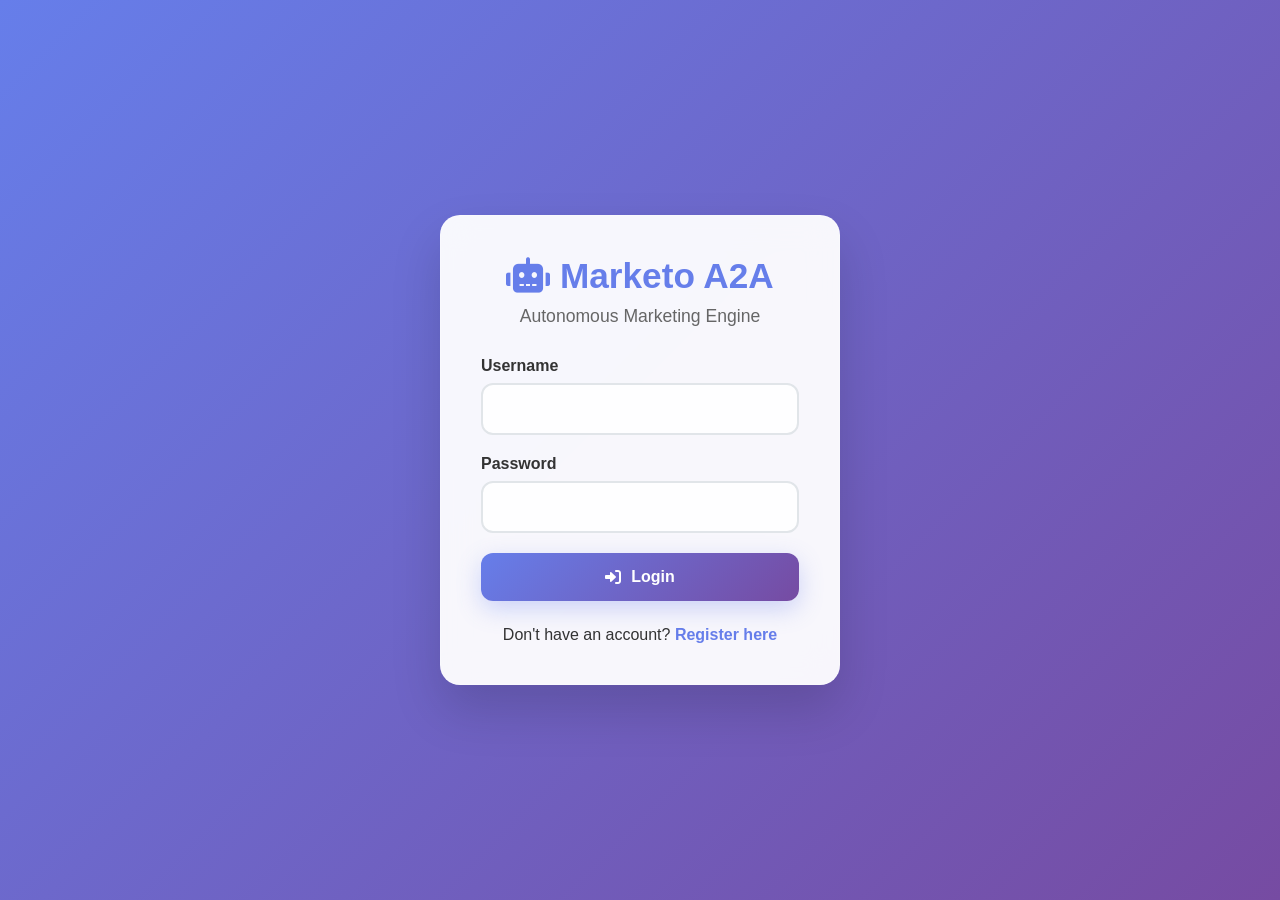
<file: a2amarketo/frontend/chat.html>
<!DOCTYPE html>
<html lang="en">
<head>
    <meta charset="UTF-8">
    <meta name="viewport" content="width=device-width, initial-scale=1.0">
    <title>Agent Chat - Marketo A2A</title>
    <link rel="stylesheet" href="style.css">
    <link href="https://cdnjs.cloudflare.com/ajax/libs/font-awesome/6.0.0/css/all.min.css" rel="stylesheet">
    <!-- marked.js is no longer needed - agent returns HTML directly -->
</head>
<body class="chat-body">
    <!-- Header -->
    <header class="chat-header">
        <div class="header-content">
            <div class="header-left">
                <a href="dashboard.html" class="back-btn">
                    <i class="fas fa-arrow-left"></i>
                </a>
                <div class="chat-title">
                    <h1><i class="fas fa-robot"></i> Agent Chat</h1>
                    <span class="status-indicator" id="status-indicator">
                        <i class="fas fa-circle"></i> Connected
                    </span>
                </div>
            </div>
            <div class="header-actions">
                <div class="user-info">
                    <div class="user-avatar">
                        <i class="fas fa-user-circle"></i>
                    </div>
                    <div class="user-details">
                        <div id="user-name" class="user-name">Loading...</div>
                        <!-- 🆕 Add this line -->
                        <div id="user-role" class="user-role"></div>
                    </div>
                    <button id="logout-btn" class="btn-icon" title="Logout">
                        <i class="fas fa-sign-out-alt"></i>
                    </button>
                </div>
            </div>
        </div>
    </header>

    <!-- Main Chat Area -->
    <main class="chat-main">
        <div class="chat-container">
            <div id="chat-messages" class="chat-messages">
                <div class="message system welcome">
                    <div class="message-content">
                        <div class="message-avatar">
                            <i class="fas fa-robot"></i>
                        </div>
                        <div class="message-text">
                            <h4>Welcome to Marketo A2A!</h4>
                            <p>I'm your autonomous marketing assistant. I can help you with:</p>
                            <ul>
                                <li>📊 Campaign performance analysis</li>
                                <li>👥 Lead management and scoring</li>
                                <li>📈 Marketing automation insights</li>
                                <li>🔍 Web search for marketing trends</li>
                                <li>📋 Report generation</li>
                            </ul>
                            <p>What would you like to know about your Marketo campaigns?</p>
                        </div>
                    </div>
                </div>
            </div>
            
            <div class="chat-input-container">
                <!-- File upload indicator (shows when file is uploaded) -->
                <div id="file-upload-indicator" class="file-upload-indicator" style="display: none;">
                    <span id="file-name"></span>
                    <button type="button" onclick="clearUploadedFile()" class="clear-file-btn">✕</button>
                </div>
                
                <form id="chat-form" class="chat-form">
                    <div class="input-group">
                        <!-- Hidden file input -->
                        <input type="file" id="file-input" accept=".csv,.tsv,.txt" style="display:none" onchange="handleFileUpload(this)">
                        
                        <!-- File attach button -->
                        <button type="button" onclick="document.getElementById('file-input').click()" class="attach-file-btn" title="Attach CSV/TSV file">
                            <i class="fas fa-paperclip"></i>
                        </button>
                        
                        <!-- Text input -->
                        <input type="text" id="chat-input" placeholder="Ask about campaigns, leads, or marketing automation..." required>
                        
                        <!-- Send button -->
                        <button type="submit" class="btn btn-primary send-btn">
                            <i class="fas fa-paper-plane"></i>
                        </button>
                    </div>
                    <div class="input-suggestions">
                        <span class="suggestion-label">Quick suggestions:</span>
                        <button type="button" class="suggestion-btn" data-query="Show me recent campaigns">Recent campaigns</button>
                        <button type="button" class="suggestion-btn" data-query="What leads are in my database?">Lead database</button>
                        <button type="button" class="suggestion-btn" data-query="Generate a performance report">Performance report</button>
                    </div>
                </form>
            </div>
        </div>
    </main>

    <!-- Sidebar for additional info -->
    <aside class="chat-sidebar">
        <div class="sidebar-content">
            <div class="session-info">
                <h3>Session Info</h3>
                <p><strong>Session ID:</strong> <span id="session-id">-</span></p>
                <p><strong>Messages:</strong> <span id="message-count">0</span></p>
                <p><strong>Started:</strong> <span id="session-time">-</span></p>
            </div>
            
            <div class="agent-status">
                <h3>Agent Status</h3>
                <div id="agent-status-list">
                    <!-- Agent status will be loaded here -->
                </div>
            </div>
            
            <div class="quick-actions">
                <h3>Quick Actions</h3>
                <button id="clear-chat" class="btn btn-outline btn-small">
                    <i class="fas fa-trash"></i> Clear Chat
                </button>
                <button id="export-chat" class="btn btn-outline btn-small">
                    <i class="fas fa-download"></i> Export
                </button>
            </div>
        </div>
    </aside>

    <!-- Notification Container -->
    <div id="notifications" class="notifications"></div>

    <script src="chat.js"></script>
</body>
</html>
</file>
<file: a2amarketo/frontend/style.css>
/* Reset and Base Styles */
* {
    margin: 0;
    padding: 0;
    box-sizing: border-box;
}

body {
    font-family: 'Segoe UI', Tahoma, Geneva, Verdana, sans-serif;
    color: #333;
    overflow-x: hidden;
    min-height: 100vh;
}

/* Common Background Styles */
.auth-body {
    background: linear-gradient(135deg, #667eea 0%, #764ba2 100%);
}

.dashboard-body {
    background: linear-gradient(135deg, #667eea 0%, #764ba2 100%);
}

.chat-body {
    background: linear-gradient(135deg, #667eea 0%, #764ba2 100%);
}

/* Auth Pages Styles */
.auth-screen {
    display: none;
    min-height: 100vh;
    align-items: center;
    justify-content: center;
    padding: 20px;
}

.auth-screen.active {
    display: flex;
}

.auth-container {
    width: 100%;
    max-width: 400px;
}

.auth-card {
    background: rgba(255, 255, 255, 0.95);
    backdrop-filter: blur(15px);
    border-radius: 20px;
    padding: 40px;
    box-shadow: 0 25px 50px rgba(0, 0, 0, 0.15);
    border: 1px solid rgba(255, 255, 255, 0.2);
    animation: slideUp 0.6s ease-out;
}

@keyframes slideUp {
    from {
        opacity: 0;
        transform: translateY(30px);
    }
    to {
        opacity: 1;
        transform: translateY(0);
    }
}

.auth-header {
    text-align: center;
    margin-bottom: 30px;
}

.auth-header h1 {
    font-size: 2.2rem;
    color: #667eea;
    margin-bottom: 10px;
    font-weight: 700;
}

.auth-header p {
    color: #666;
    font-size: 1.1rem;
}

.auth-form {
    margin-bottom: 20px;
}

.form-group {
    margin-bottom: 20px;
}

.form-group label {
    display: block;
    margin-bottom: 8px;
    font-weight: 600;
    color: #333;
}

.form-group input {
    width: 100%;
    padding: 15px 20px;
    border: 2px solid #e1e5e9;
    border-radius: 12px;
    font-size: 1rem;
    transition: all 0.3s ease;
    background: rgba(255, 255, 255, 0.9);
}

.form-group input:focus {
    outline: none;
    border-color: #667eea;
    box-shadow: 0 0 0 4px rgba(102, 126, 234, 0.1);
    transform: translateY(-1px);
}

.form-group select {
    width: 100%;
    padding: 0.75rem;
    border: 1px solid #ddd;
    border-radius: 5px;
    font-size: 1rem;
    transition: border-color 0.3s;
}

.form-group select:focus {
    outline: none;
    border-color: #2196F3;
}

.auth-footer {
    text-align: center;
    margin-top: 25px;
}

.auth-footer a {
    color: #667eea;
    text-decoration: none;
    font-weight: 600;
    transition: color 0.3s ease;
}

.auth-footer a:hover {
    color: #764ba2;
}

/* Buttons */
.btn {
    display: inline-flex;
    align-items: center;
    gap: 10px;
    padding: 15px 25px;
    border: none;
    border-radius: 12px;
    font-size: 1rem;
    font-weight: 600;
    cursor: pointer;
    transition: all 0.3s ease;
    text-decoration: none;
    justify-content: center;
    position: relative;
    overflow: hidden;
}

.btn::before {
    content: '';
    position: absolute;
    top: 0;
    left: -100%;
    width: 100%;
    height: 100%;
    background: linear-gradient(90deg, transparent, rgba(255, 255, 255, 0.2), transparent);
    transition: left 0.5s;
}

.btn:hover::before {
    left: 100%;
}

.btn-primary {
    background: linear-gradient(135deg, #667eea 0%, #764ba2 100%);
    color: white;
    width: 100%;
    box-shadow: 0 8px 25px rgba(102, 126, 234, 0.3);
}

.btn-primary:hover {
    transform: translateY(-2px);
    box-shadow: 0 12px 35px rgba(102, 126, 234, 0.4);
}

.btn-outline {
    background: transparent;
    color: white;
    border: 2px solid rgba(255, 255, 255, 0.3);
}

.btn-outline:hover {
    background: rgba(255, 255, 255, 0.1);
    border-color: rgba(255, 255, 255, 0.5);
}

.btn-small {
    padding: 10px 15px;
    font-size: 0.9rem;
}

/* Dashboard Styles */
.dashboard-header {
    background: rgba(255, 255, 255, 0.1);
    backdrop-filter: blur(15px);
    border-bottom: 1px solid rgba(255, 255, 255, 0.2);
    padding: 0 20px;
}

.header-content {
    display: flex;
    justify-content: space-between;
    align-items: center;
    height: 80px;
    max-width: 1400px;
    margin: 0 auto;
}

.logo h1 {
    color: white;
    font-size: 1.8rem;
    font-weight: 700;
}

.user-info {
    display: flex;
    align-items: center;
    gap: 20px;
}

.user-info span {
    color: white;
    font-weight: 600;
    font-size: 1.1rem;
}

.dashboard-main {
    padding: 40px 20px;
    max-width: 1400px;
    margin: 0 auto;
}

.dashboard-container {
    background: rgba(255, 255, 255, 0.95);
    backdrop-filter: blur(15px);
    border-radius: 20px;
    padding: 40px;
    box-shadow: 0 25px 50px rgba(0, 0, 0, 0.1);
    border: 1px solid rgba(255, 255, 255, 0.2);
}

.welcome-section {
    text-align: center;
    margin-bottom: 50px;
}

.welcome-section h2 {
    font-size: 2.5rem;
    color: #333;
    margin-bottom: 15px;
    font-weight: 700;
}

.welcome-section p {
    font-size: 1.2rem;
    color: #666;
    max-width: 600px;
    margin: 0 auto;
}

.options-grid {
    display: grid;
    grid-template-columns: repeat(auto-fit, minmax(350px, 1fr));
    gap: 30px;
    margin-top: 40px;
}

.option-card {
    background: white;
    border: 1px solid #e1e5e9;
    border-radius: 15px;
    padding: 30px;
    transition: all 0.3s ease;
    cursor: pointer;
    position: relative;
    overflow: hidden;
}

.option-card::before {
    content: '';
    position: absolute;
    top: 0;
    left: 0;
    right: 0;
    height: 4px;
    background: linear-gradient(135deg, #667eea 0%, #764ba2 100%);
    transform: scaleX(0);
    transition: transform 0.3s ease;
}

.option-card:hover::before {
    transform: scaleX(1);
}

.option-card:hover {
    transform: translateY(-5px);
    box-shadow: 0 20px 40px rgba(102, 126, 234, 0.15);
    border-color: #667eea;
}

.option-icon {
    width: 60px;
    height: 60px;
    background: linear-gradient(135deg, #667eea 0%, #764ba2 100%);
    border-radius: 15px;
    display: flex;
    align-items: center;
    justify-content: center;
    margin-bottom: 20px;
    color: white;
    font-size: 1.5rem;
}

.option-content h3 {
    font-size: 1.5rem;
    color: #333;
    margin-bottom: 12px;
    font-weight: 600;
}

.option-content p {
    color: #666;
    margin-bottom: 20px;
    line-height: 1.6;
}

.option-features {
    display: flex;
    gap: 10px;
    margin-bottom: 25px;
}

.feature-tag {
    background: rgba(102, 126, 234, 0.1);
    color: #667eea;
    padding: 5px 12px;
    border-radius: 20px;
    font-size: 0.8rem;
    font-weight: 600;
}

.option-action {
    text-align: center;
}

.option-action .btn {
    width: 100%;
}

/* Chat Styles */
.chat-header {
    background: rgba(255, 255, 255, 0.1);
    backdrop-filter: blur(15px);
    border-bottom: 1px solid rgba(255, 255, 255, 0.2);
    padding: 0 20px;
}

.header-left {
    display: flex;
    align-items: center;
    gap: 20px;
}

.back-btn {
    color: white;
    font-size: 1.2rem;
    text-decoration: none;
    padding: 10px;
    border-radius: 10px;
    transition: all 0.3s ease;
}

.back-btn:hover {
    background: rgba(255, 255, 255, 0.1);
}

.chat-title h1 {
    color: white;
    font-size: 1.5rem;
    font-weight: 700;
}

.status-indicator {
    display: flex;
    align-items: center;
    gap: 8px;
    color: rgba(255, 255, 255, 0.8);
    font-size: 0.9rem;
}

.status-indicator i {
    color: #4ade80;
}

.chat-main {
    display: flex;
    height: calc(100vh - 80px);
}

.chat-container {
    flex: 1;
    display: flex;
    flex-direction: column;
    background: rgba(255, 255, 255, 0.95);
    backdrop-filter: blur(15px);
    margin: 20px 20px 20px 20px;
    border-radius: 20px;
    box-shadow: 0 25px 50px rgba(0, 0, 0, 0.1);
    border: 1px solid rgba(255, 255, 255, 0.2);
    overflow: hidden;
}

.chat-messages {
    flex: 1;
    padding: 30px;
    overflow-y: auto;
    display: flex;
    flex-direction: column;
    gap: 20px;
}

.message {
    display: flex;
    margin-bottom: 20px;
}

.message.user {
    justify-content: flex-end;
}

.message-content {
    max-width: 75%;
    display: flex;
    gap: 15px;
    align-items: flex-start;
}

.message.user .message-content {
    flex-direction: row-reverse;
}

.message-avatar {
    width: 40px;
    height: 40px;
    border-radius: 50%;
    display: flex;
    align-items: center;
    justify-content: center;
    flex-shrink: 0;
    color: white;
    font-size: 1.1rem;
}

.message.user .message-avatar {
    background: linear-gradient(135deg, #667eea 0%, #764ba2 100%);
}

.message.system .message-avatar {
    background: linear-gradient(135deg, #10b981 0%, #059669 100%);
}

.message-text {
    background: white;
    padding: 20px;
    border-radius: 15px;
    box-shadow: 0 5px 15px rgba(0, 0, 0, 0.1);
    border: 1px solid #e1e5e9;
}

.message.user .message-text {
    background: linear-gradient(135deg, #667eea 0%, #764ba2 100%);
    color: white;
}

.message.welcome .message-text {
    background: linear-gradient(135deg, #f0f9ff 0%, #e0f2fe 100%);
    border: 1px solid #0ea5e9;
}

.message.welcome .message-text h4 {
    color: #0369a1;
    margin-bottom: 10px;
}

.message.welcome .message-text ul {
    margin: 10px 0;
    padding-left: 20px;
}

.message.welcome .message-text li {
    margin: 5px 0;
    color: #0369a1;
}

.chat-input-container {
    padding: 25px 30px;
    border-top: 1px solid #e1e5e9;
    background: rgba(248, 249, 250, 0.8);
}

.chat-form {
    display: flex;
    flex-direction: column;
    gap: 15px;
}

.input-group {
    display: flex;
    background: white;
    border-radius: 25px;
    border: 2px solid #e1e5e9;
    overflow: hidden;
    transition: border-color 0.3s ease;
}

.input-group:focus-within {
    border-color: #667eea;
    box-shadow: 0 0 0 4px rgba(102, 126, 234, 0.1);
}

.input-group input {
    flex: 1;
    padding: 18px 25px;
    border: none;
    outline: none;
    font-size: 1rem;
    background: transparent;
}

.send-btn {
    padding: 18px 25px;
    border-radius: 0;
    border-top-left-radius: 0;
    border-bottom-left-radius: 0;
    width: auto;
}

.input-suggestions {
    display: flex;
    align-items: center;
    gap: 10px;
    flex-wrap: wrap;
}

.suggestion-label {
    color: #666;
    font-size: 0.9rem;
    font-weight: 600;
}

.suggestion-btn {
    background: rgba(102, 126, 234, 0.1);
    color: #667eea;
    border: 1px solid rgba(102, 126, 234, 0.2);
    padding: 8px 15px;
    border-radius: 20px;
    font-size: 0.8rem;
    cursor: pointer;
    transition: all 0.3s ease;
}

.suggestion-btn:hover {
    background: rgba(102, 126, 234, 0.2);
    transform: translateY(-1px);
}

/* Chat Sidebar */
.chat-sidebar {
    width: 300px;
    background: rgba(255, 255, 255, 0.95);
    backdrop-filter: blur(15px);
    margin: 20px 20px 20px 0;
    border-radius: 20px;
    box-shadow: 0 25px 50px rgba(0, 0, 0, 0.1);
    border: 1px solid rgba(255, 255, 255, 0.2);
    padding: 25px;
    overflow-y: auto;
}

.sidebar-content > div {
    margin-bottom: 30px;
    padding-bottom: 25px;
    border-bottom: 1px solid #e1e5e9;
}

.sidebar-content > div:last-child {
    border-bottom: none;
    margin-bottom: 0;
}

.sidebar-content h3 {
    color: #333;
    font-size: 1.2rem;
    margin-bottom: 15px;
    font-weight: 600;
}

.sidebar-content p {
    color: #666;
    margin: 8px 0;
    font-size: 0.9rem;
}

.sidebar-content strong {
    color: #333;
}

.quick-actions {
    display: flex;
    flex-direction: column;
    gap: 10px;
}

/* Notifications */
.notifications {
    position: fixed;
    top: 20px;
    right: 20px;
    z-index: 1000;
}

.notification {
    background: white;
    border-radius: 12px;
    padding: 18px 25px;
    margin-bottom: 15px;
    box-shadow: 0 10px 25px rgba(0, 0, 0, 0.1);
    border-left: 4px solid #667eea;
    animation: slideInRight 0.4s ease;
    max-width: 350px;
}

.notification.error {
    border-left-color: #ef4444;
}

.notification.success {
    border-left-color: #10b981;
}

@keyframes slideInRight {
    from {
        transform: translateX(100%);
        opacity: 0;
    }
    to {
        transform: translateX(0);
        opacity: 1;
    }
}

/* Permission Denied Styling - Make it prominent in chat */
.message.permission-denied {
    background: linear-gradient(135deg, #fff5f5 0%, #ffe5e5 100%);
    border: 2px solid #dc3545;
    border-left: 5px solid #dc3545;
    padding: 1.5rem;
    margin: 1rem 0;
    border-radius: 12px;
    box-shadow: 0 4px 12px rgba(220, 53, 69, 0.2);
    animation: slideIn 0.3s ease-out;
}

@keyframes slideIn {
    from {
        opacity: 0;
        transform: translateY(-10px);
    }
    to {
        opacity: 1;
        transform: translateY(0);
    }
}

.message.permission-denied .message-avatar {
    color: #dc3545;
    font-size: 1.5em;
}

.message.permission-denied .message-text {
    color: #721c24;
    font-size: 1em;
    line-height: 1.6;
}

.message.permission-denied .message-text strong {
    color: #dc3545;
    font-size: 1.15em;
    display: block;
    margin-bottom: 0.5rem;
}

.message.permission-denied .message-text em {
    display: block;
    margin-top: 0.5rem;
    color: #856404;
    font-size: 0.9em;
}

.message.permission-denied .message-text em strong {
    display: inline;
    font-size: 1em;
    text-transform: uppercase;
}

/* User Role Badge */
.user-role-badge {
    display: inline-block;
    padding: 0.25rem 0.75rem;
    border-radius: 12px;
    font-size: 0.85em;
    font-weight: 600;
    margin-left: 0.5rem;
}

.role-admin {
    background: linear-gradient(135deg, #667eea 0%, #764ba2 100%);
    color: white;
}

.role-analyst {
    background: linear-gradient(135deg, #f093fb 0%, #f5576c 100%);
    color: white;
}

/* Enhanced notification for errors */
.notification.error {
    background: linear-gradient(135deg, #dc3545 0%, #c82333 100%);
    color: white;
    border-left: 4px solid #a71d2a;
    box-shadow: 0 4px 12px rgba(220, 53, 69, 0.3);
}

/* Permission denied inline message */
.permission-denied-inline {
    display: flex;
    gap: 1rem;
    background: linear-gradient(135deg, #fff5f5 0%, #ffe5e5 100%);
    border: 2px solid #dc3545;
    border-left: 5px solid #dc3545;
    padding: 1.5rem;
    border-radius: 12px;
    box-shadow: 0 4px 12px rgba(220, 53, 69, 0.2);
    animation: slideIn 0.3s ease-out;
}

.permission-icon {
    font-size: 2em;
    flex-shrink: 0;
}

.permission-content {
    flex: 1;
    color: #721c24;
    line-height: 1.6;
}

.permission-content strong {
    color: #dc3545;
    font-size: 1.15em;
}

.permission-content em {
    display: block;
    margin-top: 0.5rem;
    color: #856404;
    font-size: 0.9em;
}

.permission-content em strong {
    display: inline;
    text-transform: uppercase;
}

/* Responsive Design */
@media (max-width: 1024px) {
    .chat-main {
        flex-direction: column;
    }
    
    .chat-sidebar {
        width: 100%;
        margin: 0 20px 20px 20px;
    }
    
    .sidebar-content {
        display: grid;
        grid-template-columns: repeat(auto-fit, minmax(200px, 1fr));
        gap: 20px;
    }
    
    .sidebar-content > div {
        border-bottom: none;
        padding-bottom: 0;
    }
}

@media (max-width: 768px) {
    .header-content {
        flex-direction: column;
        height: auto;
        padding: 15px 0;
        gap: 15px;
    }
    
    .user-info {
        flex-direction: column;
        gap: 10px;
    }
    
    .dashboard-container {
        padding: 25px;
    }
    
    .options-grid {
        grid-template-columns: 1fr;
        gap: 20px;
    }
    
    .option-card {
        padding: 20px;
    }
    
    .chat-messages {
        padding: 20px;
    }
    
    .chat-input-container {
        padding: 20px;
    }
    
    .message-content {
        max-width: 85%;
    }
    
    .input-suggestions {
        flex-direction: column;
        align-items: flex-start;
    }
}

/* Scrollbar Styling */
::-webkit-scrollbar {
    width: 8px;
}

::-webkit-scrollbar-track {
    background: rgba(255, 255, 255, 0.1);
    border-radius: 4px;
}

::-webkit-scrollbar-thumb {
    background: rgba(102, 126, 234, 0.5);
    border-radius: 4px;
}

::-webkit-scrollbar-thumb:hover {
    background: rgba(102, 126, 234, 0.7);
}

/* Loading Animation */
.loading {
    display: inline-block;
    width: 20px;
    height: 20px;
    border: 3px solid rgba(255, 255, 255, 0.3);
    border-radius: 50%;
    border-top-color: white;
    animation: spin 1s ease-in-out infinite;
}

@keyframes spin {
    to { transform: rotate(360deg); }
}

/* ============================================================================
   MARKDOWN FORMATTING IN MESSAGES
   ============================================================================ */

/* Headings in markdown */
.message-text h1, 
.message-text h2, 
.message-text h3, 
.message-text h4,
.message-text h5,
.message-text h6 {
    margin: 0.8em 0 0.4em 0;
    color: #1a1a1a;
    font-weight: 600;
    line-height: 1.3;
}

.message-text h1 { font-size: 1.5em; }
.message-text h2 { font-size: 1.3em; }
.message-text h3 { font-size: 1.15em; }
.message-text h4 { font-size: 1em; font-weight: 600; }
.message-text h5 { font-size: 0.95em; }
.message-text h6 { font-size: 0.9em; }

/* Bold text */
.message-text strong {
    font-weight: 600;
    color: #2c3e50;
}

/* Italic text */
.message-text em {
    font-style: italic;
    color: #555;
}

/* Paragraphs */
.message-text p {
    margin: 0.6em 0;
    line-height: 1.6;
}

/* Lists */
.message-text ul, 
.message-text ol {
    margin: 0.6em 0;
    padding-left: 1.8em;
}

.message-text li {
    margin: 0.3em 0;
    line-height: 1.5;
}

.message-text ul li {
    list-style-type: disc;
}

.message-text ol li {
    list-style-type: decimal;
}

/* Nested lists */
.message-text ul ul,
.message-text ol ul {
    list-style-type: circle;
}

.message-text ul ul ul,
.message-text ol ol ul {
    list-style-type: square;
}

/* Inline code */
.message-text code {
    background-color: #f4f4f4;
    padding: 0.2em 0.4em;
    border-radius: 3px;
    font-family: 'Courier New', 'Monaco', 'Consolas', monospace;
    font-size: 0.9em;
    color: #e83e8c;
    border: 1px solid #e1e4e8;
}

/* Code blocks */
.message-text pre {
    background-color: #f8f9fa;
    padding: 1em;
    border-radius: 5px;
    overflow-x: auto;
    margin: 0.8em 0;
    border: 1px solid #e1e4e8;
}

.message-text pre code {
    background-color: transparent;
    padding: 0;
    color: #333;
    border: none;
    font-size: 0.85em;
    line-height: 1.5;
}

/* Blockquotes */
.message-text blockquote {
    border-left: 4px solid #4285f4;
    padding-left: 1em;
    margin: 0.8em 0;
    color: #555;
    font-style: italic;
    background-color: #f8f9fa;
    padding: 0.8em 1em;
    border-radius: 0 4px 4px 0;
}

/* Horizontal rules */
.message-text hr {
    border: none;
    border-top: 2px solid #e1e4e8;
    margin: 1em 0;
}

/* Links */
.message-text a {
    color: #4285f4;
    text-decoration: none;
    border-bottom: 1px solid transparent;
    transition: border-color 0.2s;
}

.message-text a:hover {
    border-bottom-color: #4285f4;
}

/* Tables */
.message-text table {
    border-collapse: collapse;
    width: 100%;
    margin: 0.8em 0;
    overflow: hidden;
    border-radius: 5px;
    border: 1px solid #e1e4e8;
}

.message-text table th,
.message-text table td {
    border: 1px solid #e1e4e8;
    padding: 0.6em 0.8em;
    text-align: left;
}

.message-text table th {
    background-color: #f8f9fa;
    font-weight: 600;
    color: #2c3e50;
}

.message-text table tr:nth-child(even) {
    background-color: #fafbfc;
}

.message-text table tr:hover {
    background-color: #f1f3f5;
}

/* ============================================================================
   TYPING INDICATOR ANIMATION
   ============================================================================ */

.typing-indicator {
    display: inline-flex;
    gap: 5px;
    align-items: center;
    margin-right: 8px;
}

.typing-indicator span {
    width: 8px;
    height: 8px;
    border-radius: 50%;
    background-color: #4285f4;
    animation: typing-bounce 1.4s infinite ease-in-out;
}

.typing-indicator span:nth-child(1) {
    animation-delay: 0s;
}

.typing-indicator span:nth-child(2) {
    animation-delay: 0.2s;
}

.typing-indicator span:nth-child(3) {
    animation-delay: 0.4s;
}

@keyframes typing-bounce {
    0%, 60%, 100% {
        transform: translateY(0);
        opacity: 0.5;
    }
    30% {
        transform: translateY(-10px);
        opacity: 1;
    }
}

/* ============================================================================
   USER ROLE BADGES
   ============================================================================ */

.user-role-badge {
    display: inline-block;
    padding: 3px 10px;
    border-radius: 12px;
    font-size: 0.75em;
    font-weight: 600;
    text-transform: uppercase;
    letter-spacing: 0.5px;
}

.role-admin {
    background-color: #ff6b6b;
    color: white;
}

.role-analyst {
    background-color: #4ecdc4;
    color: white;
}

/* ============================================================================
   PERMISSION DENIED MESSAGE STYLING
   ============================================================================ */

.message.permission-denied {
    border-left: 4px solid #ff6b6b;
}

.message.permission-denied .message-avatar {
    background: linear-gradient(135deg, #ff6b6b 0%, #ff8787 100%);
}

.message.permission-denied .message-text {
    background-color: #fff5f5;
    padding: 1.2em;
    border-radius: 8px;
    border: 1px solid #ffe0e0;
}

.message.permission-denied strong {
    color: #c92a2a;
}

/* ============================================================================
   MARKDOWN CONTENT IMPROVEMENTS
   ============================================================================ */

/* Fix spacing between elements */
.message-text > *:first-child {
    margin-top: 0;
}

.message-text > *:last-child {
    margin-bottom: 0;
}

/* Improve readability */
.message-text {
    word-wrap: break-word;
    overflow-wrap: break-word;
}

/* Code syntax highlighting placeholder */
.message-text .code-block {
    display: block;
    white-space: pre;
}

/* File upload button styling */
/* File upload button styling - improved to match UI */
.attach-file-btn {
    background: linear-gradient(135deg, #667eea 0%, #764ba2 100%);
    border: none;
    color: white;
    font-size: 1.1rem;
    padding: 12px 16px;
    cursor: pointer;
    transition: all 0.3s ease;
    border-radius: 20px;
    display: flex;
    align-items: center;
    justify-content: center;
    min-width: 48px;
    height: 48px;
    box-shadow: 0 4px 15px rgba(102, 126, 234, 0.2);
}

.attach-file-btn:hover {
    background: linear-gradient(135deg, #764ba2 0%, #667eea 100%);
    box-shadow: 0 6px 20px rgba(102, 126, 234, 0.3);
    transform: translateY(-2px);
}

.attach-file-btn:active {
    transform: translateY(0) scale(0.98);
}

.attach-file-btn i {
    font-size: 1.2rem;
}

/* File upload indicator - improved styling */
.file-upload-indicator {
    display: flex;
    align-items: center;
    justify-content: space-between;
    background: linear-gradient(135deg, #e3f2fd 0%, #e8eaf6 100%);
    border: 2px solid #90caf9;
    border-radius: 12px;
    padding: 10px 16px;
    margin-bottom: 10px;
    font-size: 0.9rem;
    color: #1565c0;
    box-shadow: 0 2px 8px rgba(102, 126, 234, 0.1);
    animation: slideDown 0.3s ease-out;
}

@keyframes slideDown {
    from {
        opacity: 0;
        transform: translateY(-10px);
    }
    to {
        opacity: 1;
        transform: translateY(0);
    }
}

@keyframes slideUp {
    from {
        opacity: 1;
        transform: translateY(0);
    }
    to {
        opacity: 0;
        transform: translateY(-10px);
    }
}

.file-upload-indicator #file-name {
    flex: 1;
    margin-right: 10px;
    font-weight: 500;
}

.clear-file-btn {
    background: rgba(244, 67, 54, 0.1);
    border: none;
    color: #d32f2f;
    font-size: 1.1rem;
    cursor: pointer;
    padding: 4px 8px;
    border-radius: 6px;
    transition: all 0.2s ease;
    font-weight: bold;
}

.clear-file-btn:hover {
    background: rgba(244, 67, 54, 0.2);
    transform: scale(1.1);
}

/* Adjust input-group to accommodate the attach button */
.input-group {
    display: flex;
    gap: 8px;
    align-items: center;
}

.input-group #chat-input {
    flex: 1;
}
</file>
